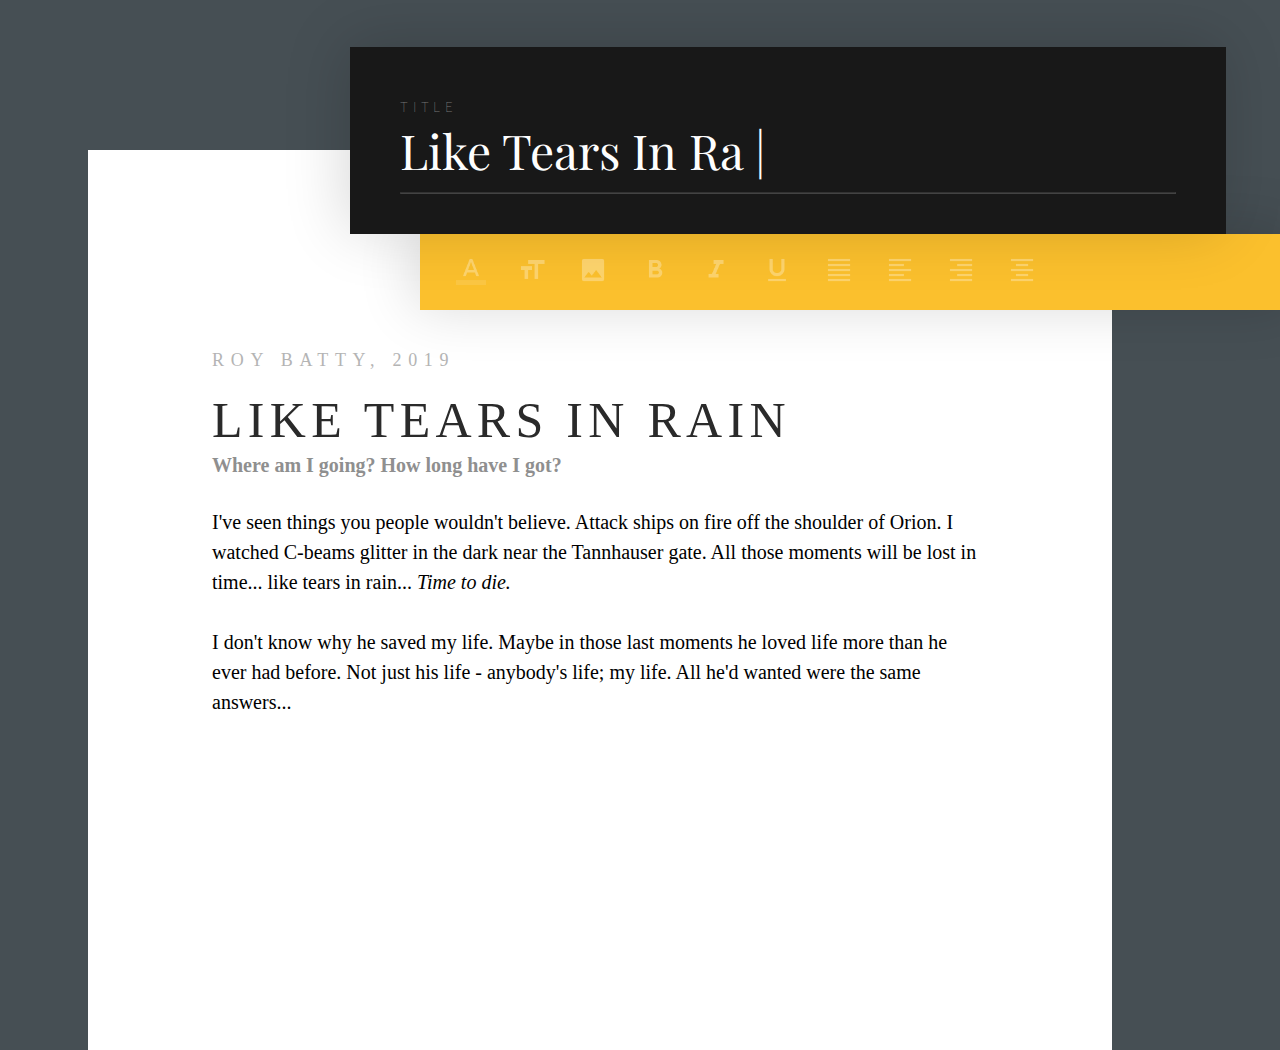
<file: like_tears.html>
<!DOCTYPE html>
<html lang="en">

<head>
    <meta charset="UTF-8">
    <meta http-equiv="X-UA-Compatible" content="IE=edge">
    <meta name="viewport" content="width=device-width, initial-scale=1.0">
    <link rel="stylesheet" href="./tears_style.css">
    <title>Beet-hw FONTS Part II</title>
</head>

<body class="page">
    <main class="document">
        <div class="document__header">
            <div class="title-wrapper">
                <div class="title-wrapper__small">title</div>
                <div class="title-wrapper__big">Like Tears In Ra |</div>
                <hr class="separator">
            </div>
            <div class="bar-wrapper">
                <ul class="bar-wrapper__items">
                    <li class="bar-wrapper__button"><img class="bar-wrapper__image" src="./images/1.png" alt="button">
                    </li>
                    <li class="bar-wrapper__button"><img class="bar-wrapper__image" src="./images/2.png" alt="button">
                    </li>
                    <li class="bar-wrapper__button"><img class="bar-wrapper__image" src="./images/3.png" alt="button">
                    </li>
                    <li class="bar-wrapper__button"><img class="bar-wrapper__image" src="./images/4.png" alt="button">
                    </li>
                    <li class="bar-wrapper__button"><img class="bar-wrapper__image" src="./images/5.png" alt="button">
                    </li>
                    <li class="bar-wrapper__button"><img class="bar-wrapper__image" src="./images/6.png" alt="button">
                    </li>
                    <li class="bar-wrapper__button"><img class="bar-wrapper__image" src="./images/7.png" alt="button">
                    </li>
                    <li class="bar-wrapper__button"><img class="bar-wrapper__image" src="./images/8.png" alt="button">
                    </li>
                    <li class="bar-wrapper__button"><img class="bar-wrapper__image" src="./images/9.png" alt="button">
                    </li>
                    <li class="bar-wrapper__button"><img class="bar-wrapper__image" src="./images/10.png" alt="button">
                    </li>

                </ul>
            </div>
        </div>

        <div class="document__text">
            <div class="document__small">Roy Batty, 2019</div>
            <h1 class="document__heading_1">Like Tears in Rain</h1>
            <h3 class="document__heading_3">Where am I going? How long have I got?</h3>
            <p class="document__text__main">I've seen things you people wouldn't believe. Attack ships on fire
                off the shoulder of Orion. I watched C-beams glitter in the dark near the Tannhauser gate. All
                those moments will be lost in time... like tears in rain... <em> Time to die. </em>
                <p />
                <p class="document__text__main">I don't know why he saved my life. Maybe in those last moments
                    he loved life more than he ever had before. Not just his life - anybody's life; my life. All
                    he'd wanted were the same answers...
                    <p />
        </div>

    </main>
</body>

</html>
</file>
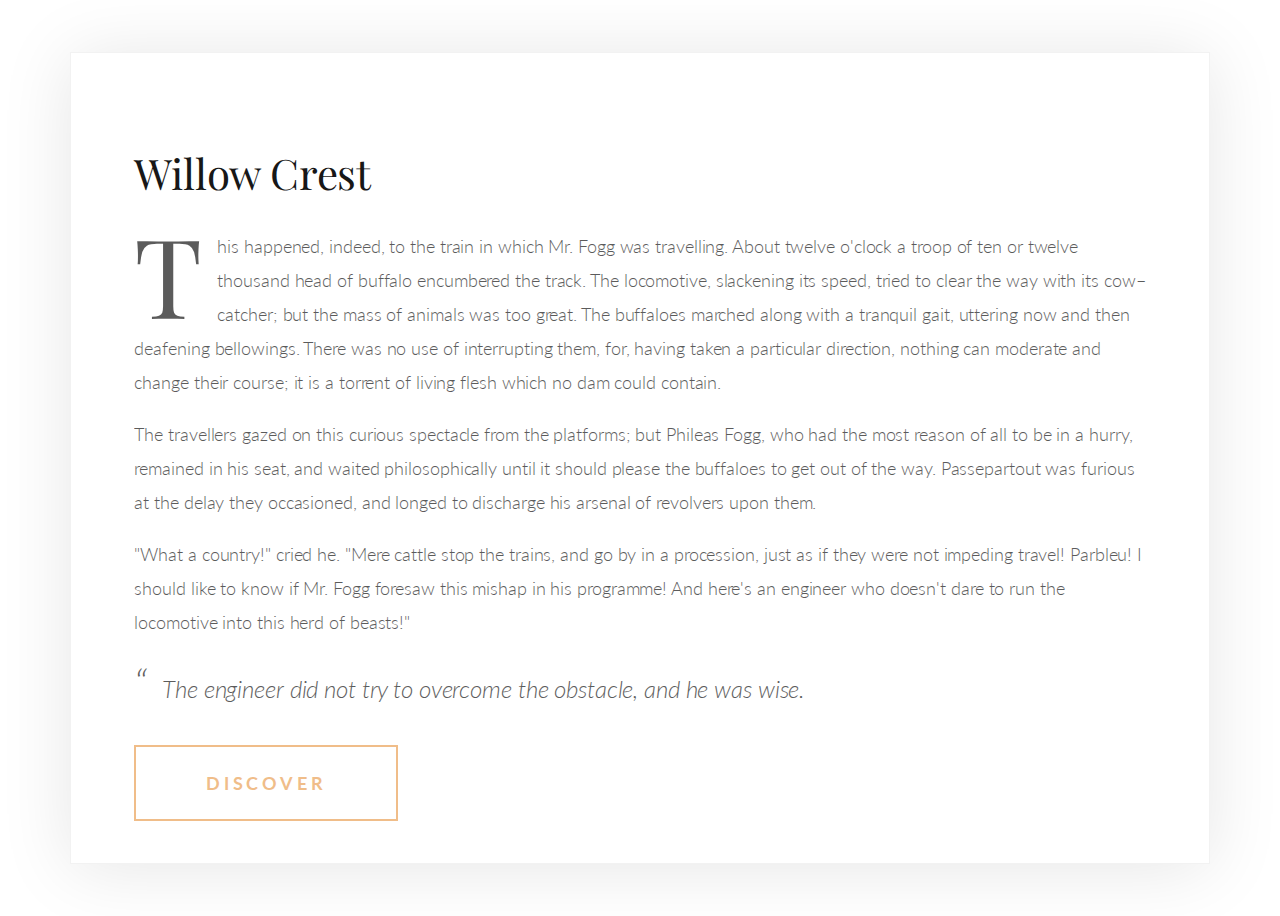
<file: willow_crest.html>
<!DOCTYPE html>
<html lang="en">

<head>
    <meta charset="UTF-8">
    <meta http-equiv="X-UA-Compatible" content="IE=edge">
    <meta name="viewport" content="width=device-width, initial-scale=1.0">
    <link rel="stylesheet" href="./style.css">
    <title>Beet-hw FONTS</title>
</head>

<body class="page">
    <section class="title-wrapper">
        <h1 class="title__heading">Willow Crest</h1>
        <div class="title__main">
            <p class="first__parahraph">
                <span class="first__letter">T</span>his happened, indeed, to the train in which Mr. Fogg was travelling.
                About twelve
                o'clock
                a troop of ten or twelve thousand head of buffalo encumbered the track. The locomotive, slackening its
                speed, tried to clear the way with its cow–catcher; but the mass of animals was too great. The buffaloes
                marched along with a tranquil gait, uttering now and then deafening
                bellowings. There was no use of interrupting them, for, having taken a particular direction, nothing can
                moderate and change their course; it is a torrent of living flesh which no dam could contain.
            </p>
            <p>
                The travellers gazed on this curious spectacle from the platforms; but Phileas Fogg, who had the most
                reason
                of all to be in a hurry, remained in his seat, and waited philosophically until it should please the
                buffaloes to get out of the way.
                Passepartout was furious at the delay they occasioned, and longed to discharge his arsenal of revolvers
                upon
                them.
            </p>
            <p>
                "What a country!" cried he. "Mere cattle stop the trains, and go by in a procession, just as if they
                were
                not impeding travel! Parbleu! I should like to know if Mr. Fogg foresaw this mishap in his programme!
                And
                here's an engineer who doesn't dare to run the locomotive into this herd of beasts!"
            </p>
            <blockquote class="title__quote">
                <span class="title__item">“</span> The engineer did not try to overcome the obstacle, and he was wise.
            </blockquote>
            <div />
            <a class="title__button" href="#">Discover</a>
    </section>
</body>

</html>
</file>
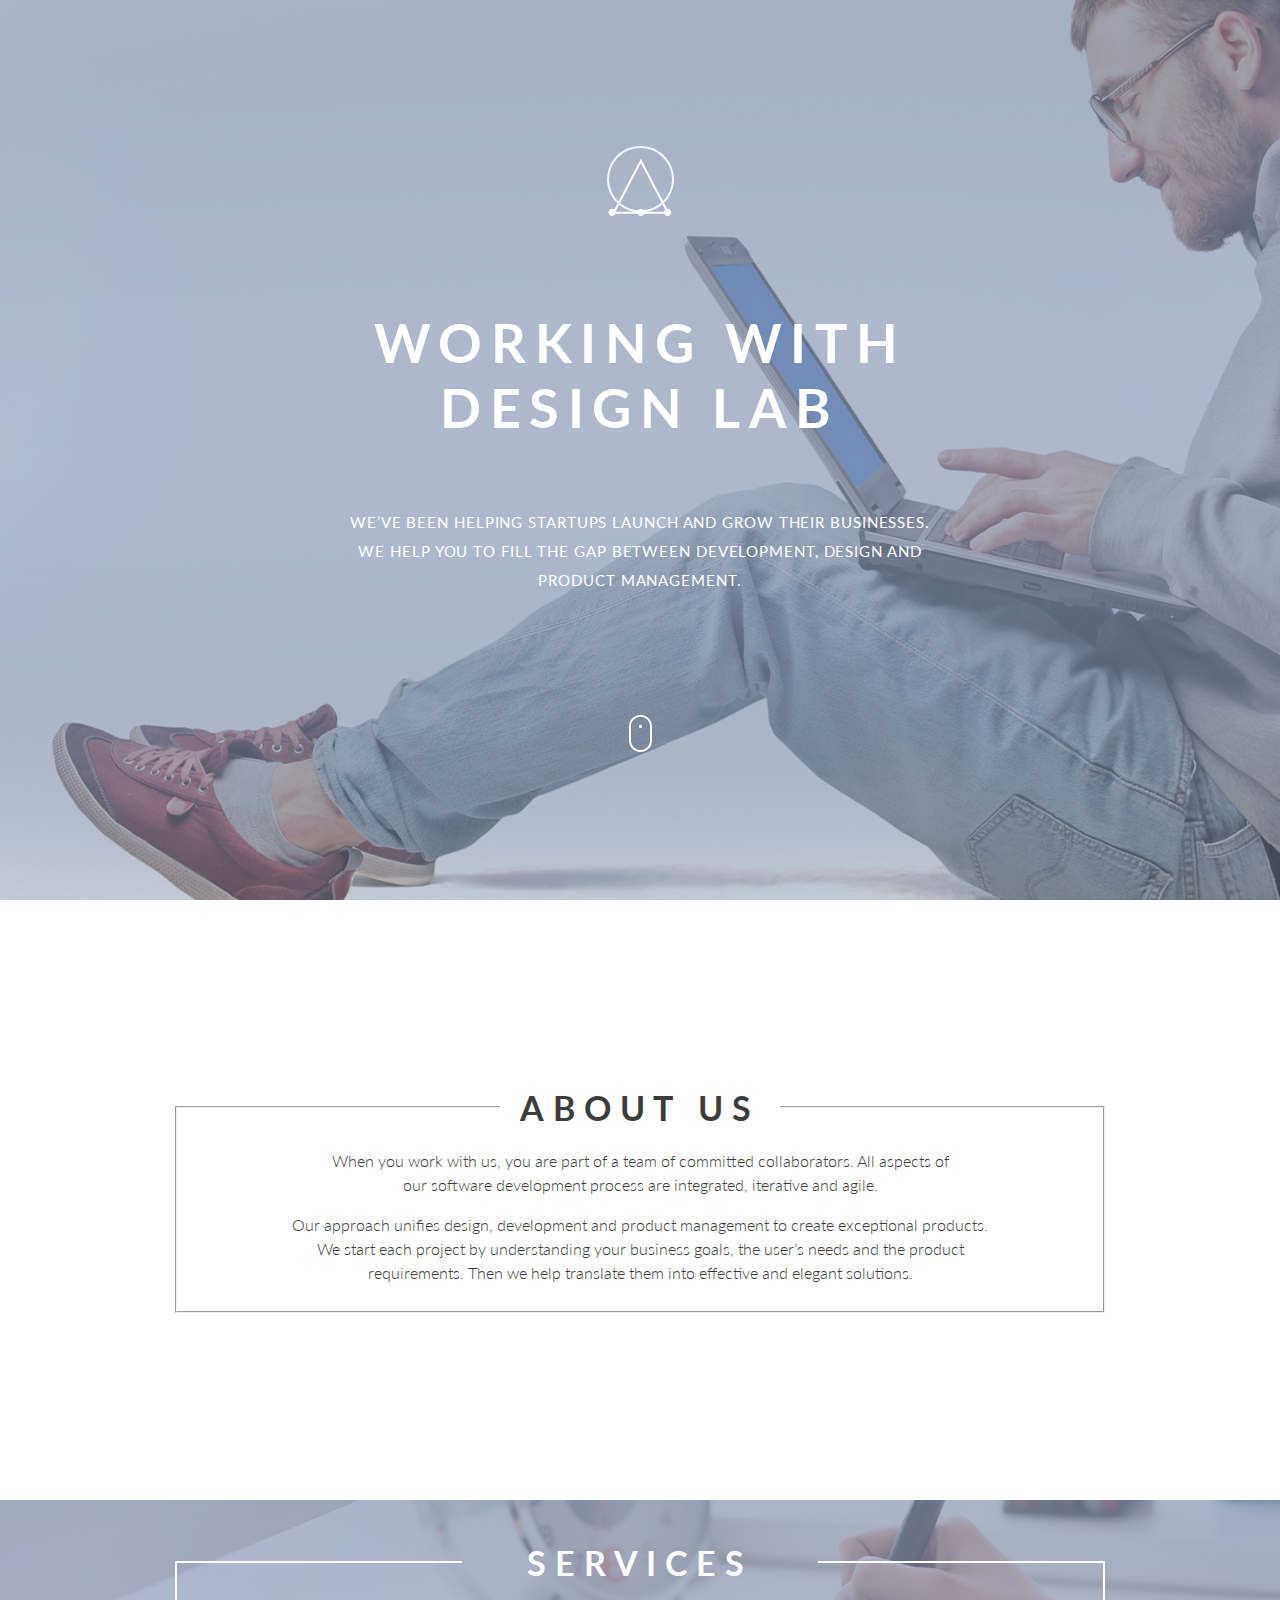
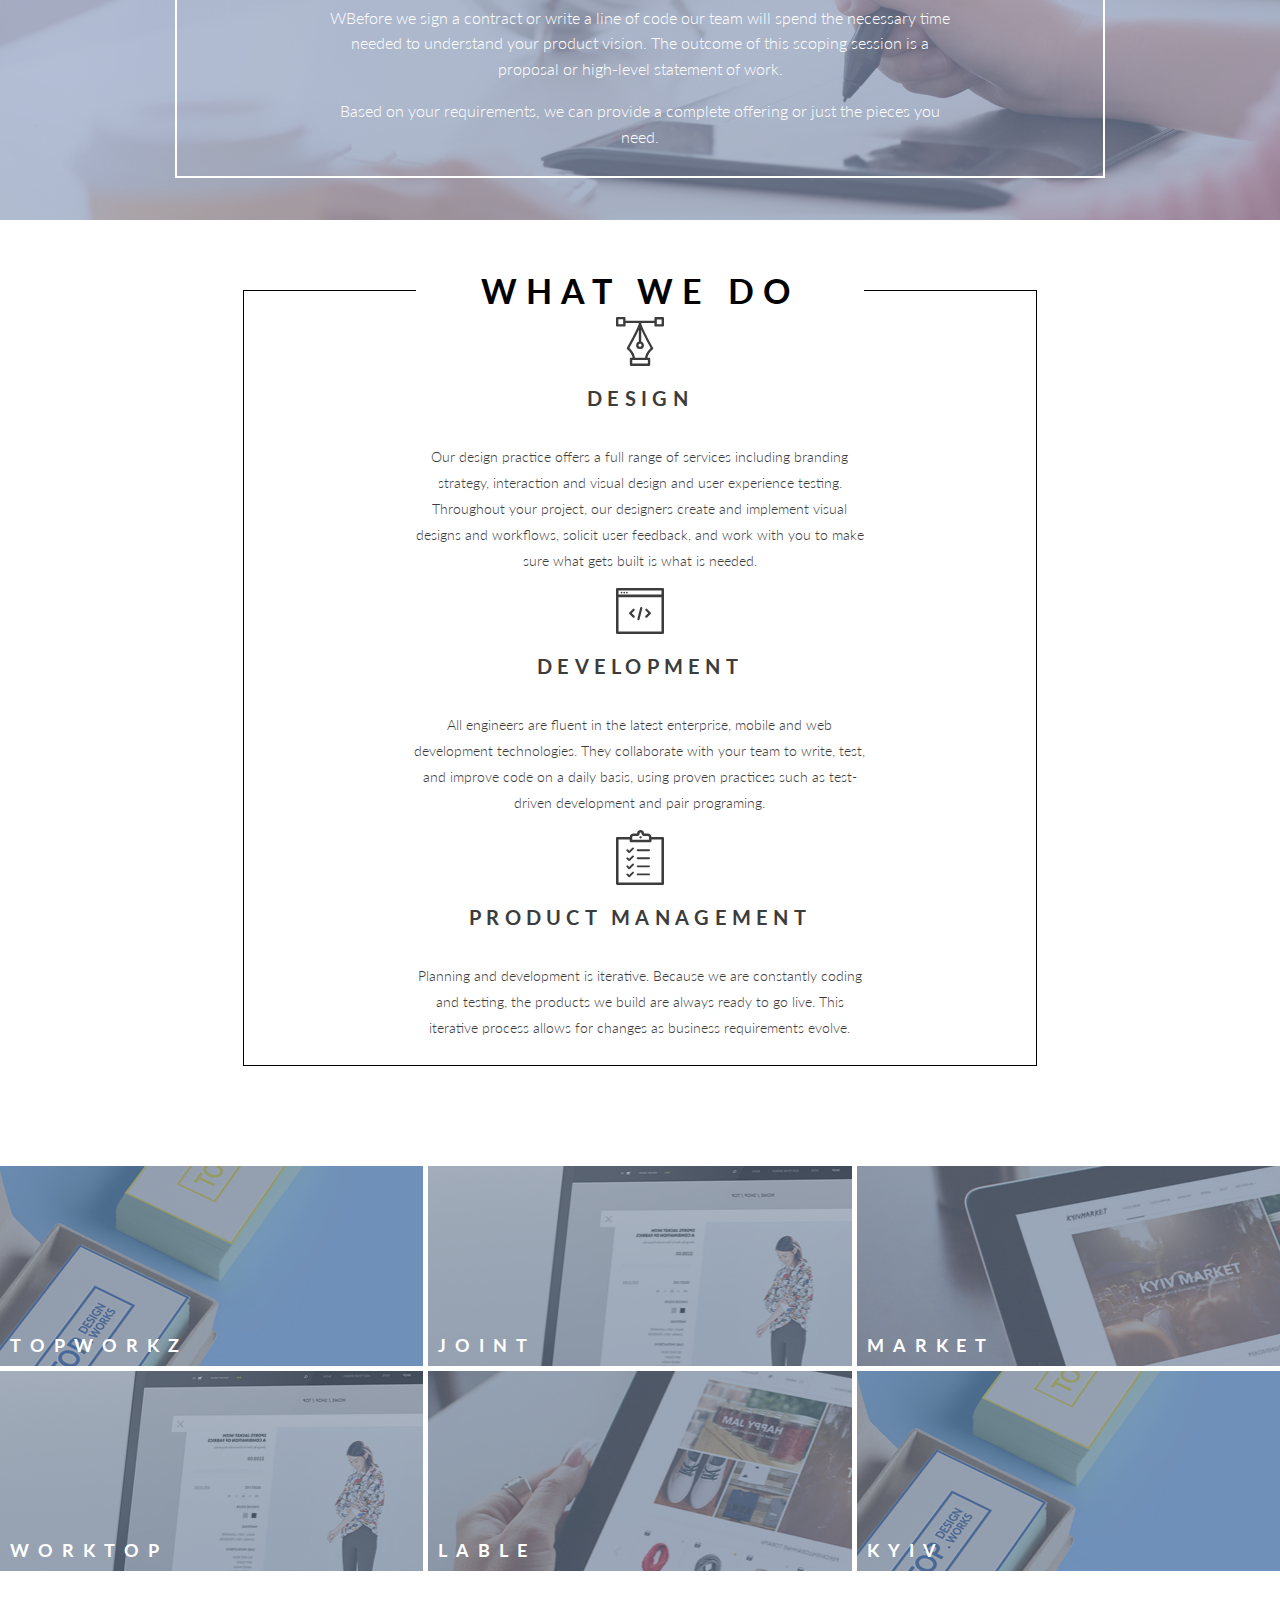
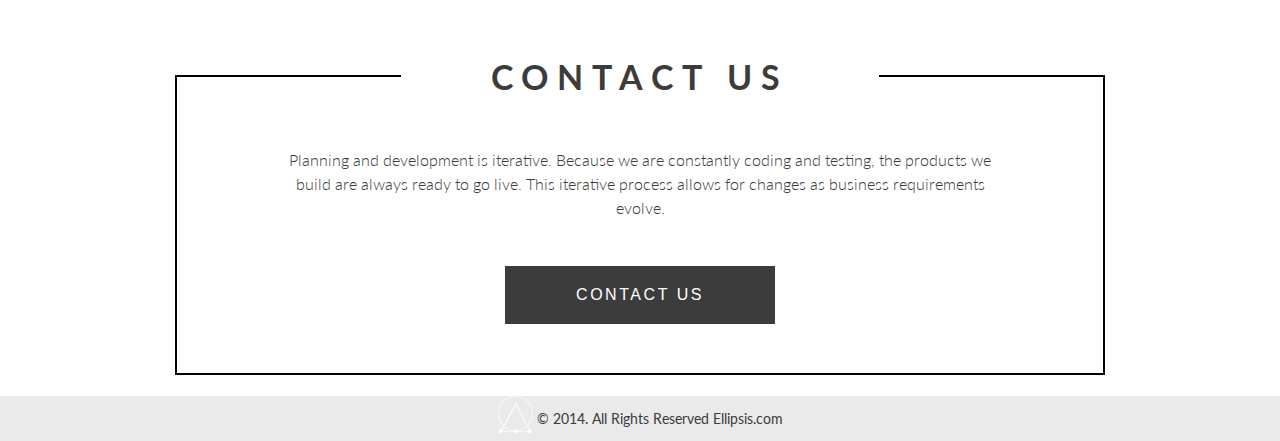
<file: hw-13-responsive/designlib.html>
<!DOCTYPE html>
<html lang="en">

<head>
    <meta charset="UTF-8">
    <meta http-equiv="X-UA-Compatible" content="IE=edge">
    <meta name="viewport" content="width=device-width, initial-scale=1.0">
    <link rel="stylesheet" href="./styles/design-lib.css">
    <title>Design lib homework</title>
</head>

<body class="page">
    <div class="header">
        <div class="header__wrapper">
            <div class="header__logo"></div>
            <h1 class="header__heading">working with design lab</h1>
            <p class="header__title">We’ve been helping startups launch and grow their businesses. We help you to fill
                the
                gap between development,
                design and product management.</p>
            <a href="#" class="header__scroll"><img class="scroll__svg" src="./images/scroll.svg.svg" alt="scroller">
            </a>
        </div>
    </div>
    <!-- section ABOUT US -->
    <section class="about-us">
        <fieldset class="about-us__wrapper">
            <legend class="about-us__header">About us </legend>
            <p class="about-us__title"> When you work with us, you are part of a team of committed collaborators.
                All aspects of our software development process are integrated, iterative and agile.
            </p>
            <p class="about-us__title title_narrow">
                Our approach unifies design, development and
                product management to create exceptional products.
                We start each project by understanding your business goals,
                the user’s needs and the product requirements.
                Then we help translate them into effective and elegant solutions.
            </p>
        </fieldset>
    </section>
    <!-- section Services -->
    <section class="services">
        <fieldset class="services__wrapper">
            <legend class="services__header">Services</legend>
            <p class="services__title"> WBefore we sign a contract or write a line of code our team will spend the
                necessary time needed to understand your product vision.
                The outcome of this scoping session is a proposal or high-level statement of work.
            </p>
            <p class="services__title title_narrow">
                Based on your requirements, we can provide a complete offering or just the pieces you need.
            </p>
        </fieldset>
    </section>
    <!-- Section What We Do -->
    <section class="what-we-do">
        <fieldset class="what-we-do__wrapper">
            <legend class="what-we-do__header">What we do</legend>
            <div class="what-we-do__item">
                <img class="what-we-do__logo" src="./images/Shape_2.svg" alt="design logo">
                <h3 class="what-we-do__logo-title">design</h3>
                <p class="what-we-do__title">
                    Our design practice offers a full range of services including branding strategy,
                    interaction and visual design and user experience testing.
                    Throughout your project, our designers create and implement visual designs and workflows, solicit
                    user feedback, and work with you to make sure what gets built is what is needed.

                </p>
            </div>
            <div class="what-we-do__item">
                <img class="what-we-do__logo" src="./images/Shape_3.svg" alt="design logo">
                <h3 class="what-we-do__logo-title">development</h3>
                <p class="what-we-do__title">
                    All engineers are fluent in the latest enterprise, mobile and web development technologies.
                    They collaborate with your team to write, test, and improve code on a daily basis, using proven
                    practices such as test-driven development and pair programing.
                </p>
            </div>
            <div class="what-we-do__item">
                <img class="what-we-do__logo" src="./images/Shape_4.svg" alt="design logo">
                <h3 class="what-we-do__logo-title">product management</h3>
                <p class="what-we-do__title">
                    Planning and development is iterative. Because we are constantly coding and testing, the products we
                    build are always ready to go live. This iterative process allows for changes as business
                    requirements evolve.
                </p>
            </div>
        </fieldset>
    </section>

    <!-- Our Works -->
    <section class="ourworks">
        <div class="ourworks__deck-one">
            <div class="ourworks__item deck-one__item-one">topworkz</div>
            <div class="ourworks__item deck-one__item-two">joint</div>
            <div class="ourworks__item deck-one__item-three">market</div>
        </div>
        <div class="ourworks__deck-two">
            <div class="ourworks__item deck-two__item-one">worktop</div>
            <div class="ourworks__item deck-two__item-two">lable</div>
            <div class="ourworks__item deck-two__item-three">kyiv</div>
        </div>
    </section>

    <!--Contact US  -->
    <section class="contact">
        <fieldset class="contact__wrapper">
            <legend class="contact__header">contact us</legend>
            <p class="contact__title"> Planning and development is iterative. Because we are constantly coding and
                testing, the products we build are always ready to go live. This iterative process allows for changes as
                business requirements evolve.
            </p>
            <button class="contact__button">contact us</button>
        </fieldset>
    </section>

    <footer class="footer">
        <div class="footer__logo"></div>
        <h3 class="footer__title">© 2014. All Rights Reserved Ellipsis.com</h3>
    </footer>

</body>

</html>
</file>
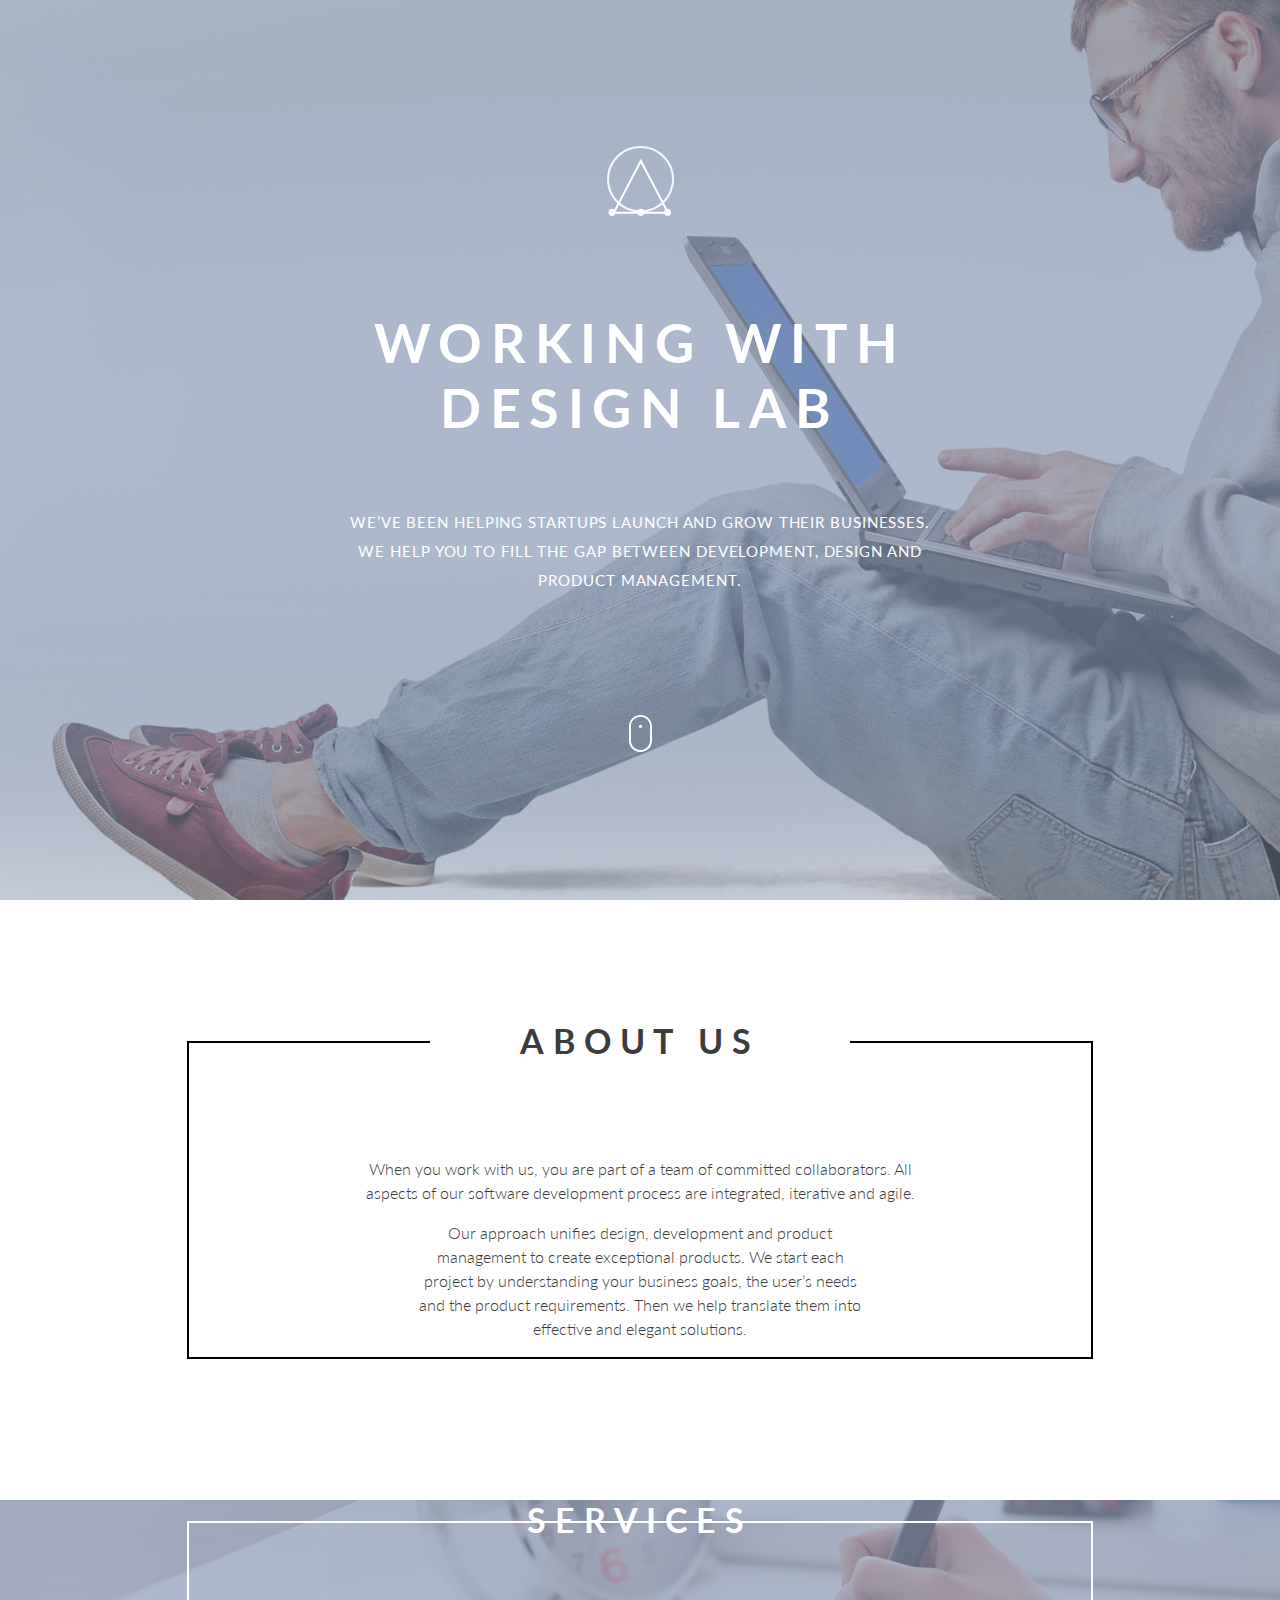
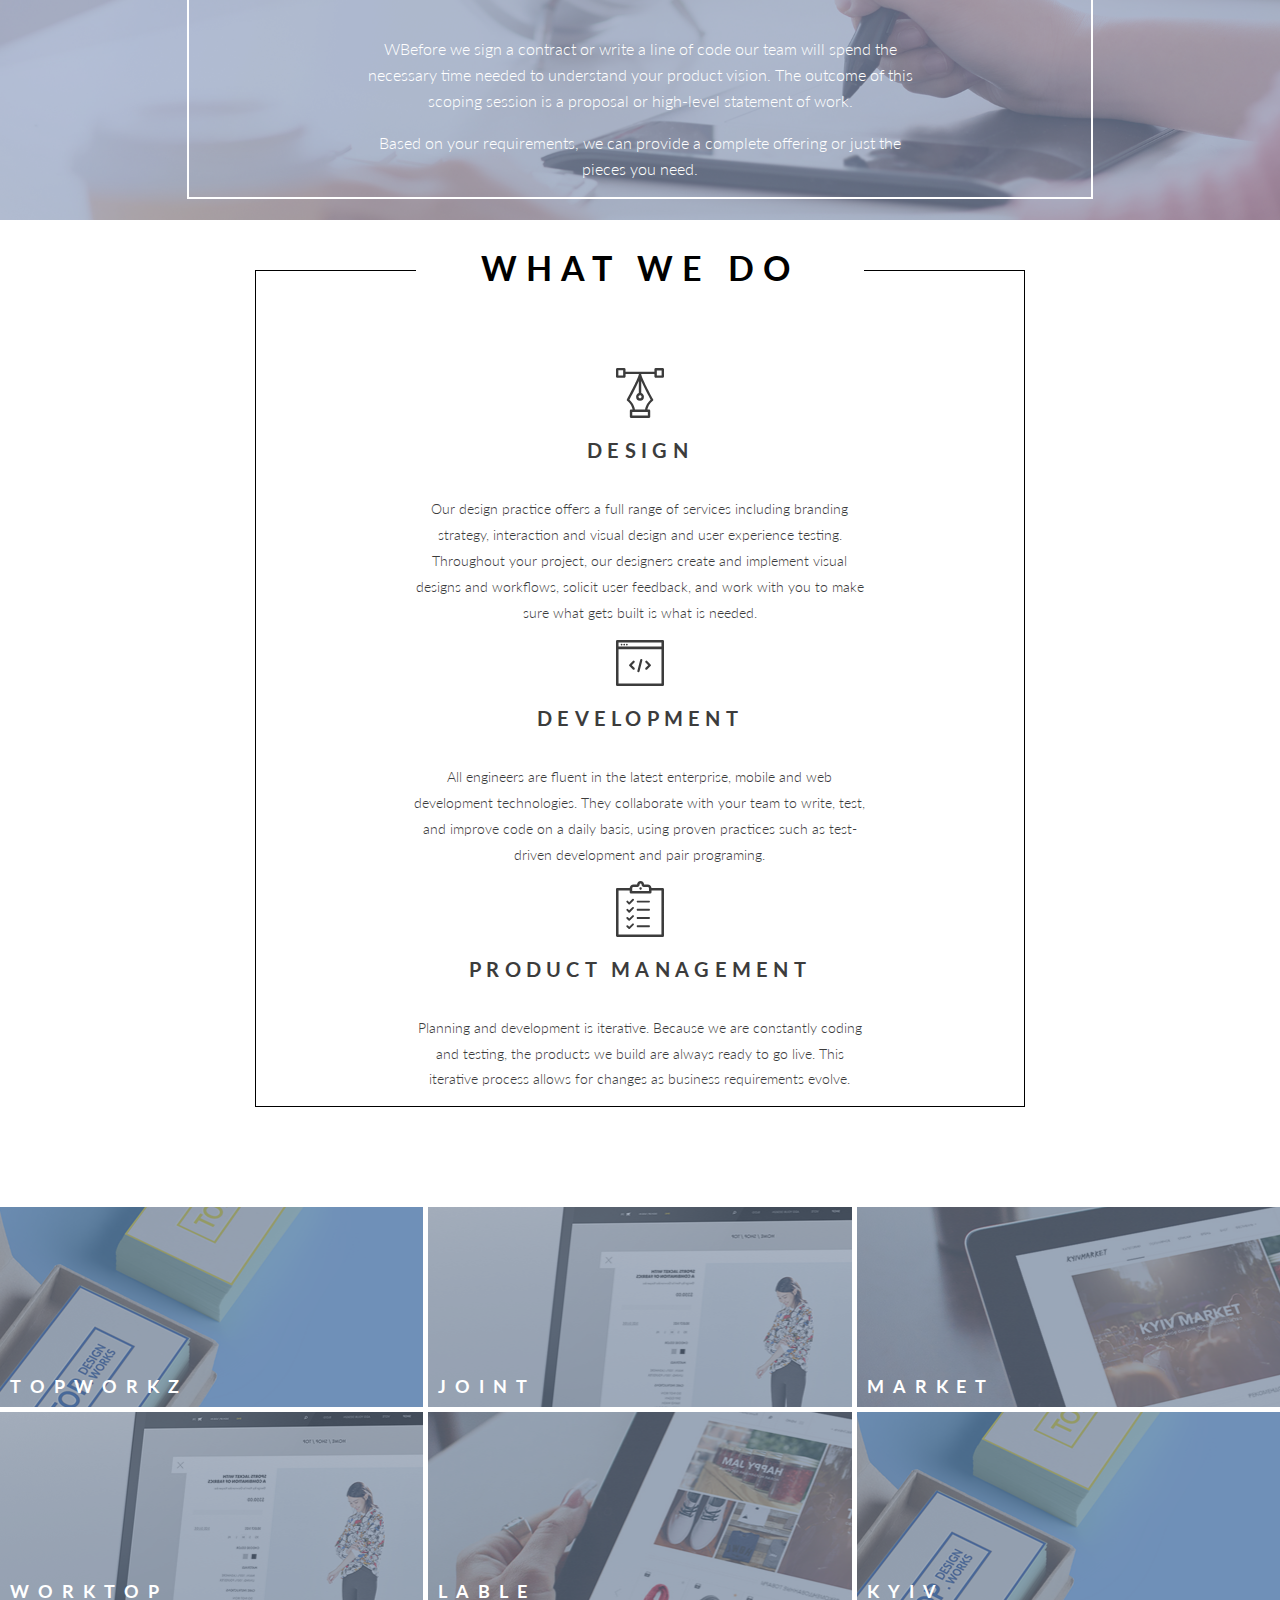
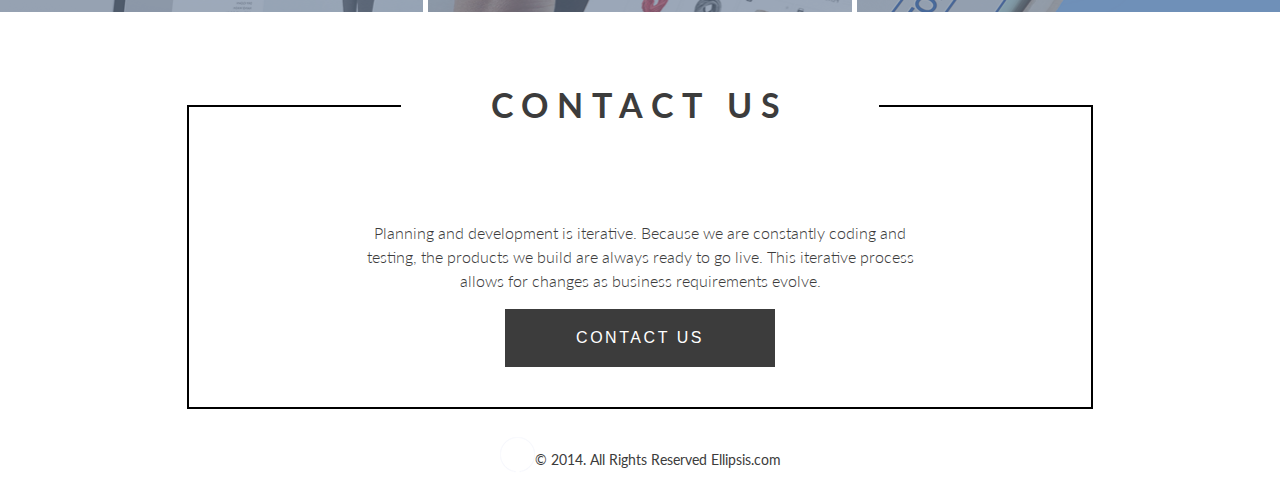
<file: hw-13-svg/designlib.html>
<!DOCTYPE html>
<html lang="en">

<head>
    <meta charset="UTF-8">
    <meta http-equiv="X-UA-Compatible" content="IE=edge">
    <meta name="viewport" content="width=device-width, initial-scale=1.0">
    <link rel="stylesheet" href="./styles/design-lib.css">
    <title>Design lib homework</title>
</head>

<body class="page">
    <div class="header">
        <div class="header__wrapper">
            <div class="header__logo"></div>
            <h1 class="header__heading">working with design lab</h1>
            <p class="header__title">We’ve been helping startups launch and grow their businesses. We help you to fill
                the
                gap between development,
                design and product management.</p>
            <a href="#" class="header__scroll"><img class="scroll__svg" src="./images/scroll.svg.svg" alt="scroller">
            </a>
        </div>
    </div>
    <!-- section ABOUT US -->
    <section class="about-us">
        <div class="about-us__wrapper">
            <h2 class="about-us__header">About us</h2>
            <p class="about-us__title"> When you work with us, you are part of a team of committed collaborators.
                All aspects of our software development process are integrated, iterative and agile.
            </p>
            <p class="about-us__title title_narrow">
                Our approach unifies design, development and
                product management to create exceptional products.
                We start each project by understanding your business goals,
                the user’s needs and the product requirements.
                Then we help translate them into effective and elegant solutions.
            </p>
        </div>
    </section>
    <!-- section Services -->
    <section class="services">
        <div class="services__wrapper">
            <h2 class="services__header">Services</h2>
            <p class="services__title"> WBefore we sign a contract or write a line of code our team will spend the
                necessary time needed to understand your product vision.
                The outcome of this scoping session is a proposal or high-level statement of work.
            </p>
            <p class="services__title title_narrow">
                Based on your requirements, we can provide a complete offering or just the pieces you need.
            </p>
        </div>
    </section>

    <!-- Section What We Do -->
    <section class="what-we-do">
        <div class="what-we-do__wrapper">
            <h2 class="what-we-do__header">What we do</h2>
            <div class="what-we-do__item">
                <img class="what-we-do__logo" src="./images/Shape_2.svg" alt="design logo">
                <h3 class="what-we-do__logo-title">design</h3>
                <p class="what-we-do__title">
                    Our design practice offers a full range of services including branding strategy,
                    interaction and visual design and user experience testing.
                    Throughout your project, our designers create and implement visual designs and workflows, solicit
                    user feedback, and work with you to make sure what gets built is what is needed.

                </p>
            </div>
            <div class="what-we-do__item">
                <img class="what-we-do__logo" src="./images/Shape_3.svg" alt="design logo">
                <h3 class="what-we-do__logo-title">development</h3>
                <p class="what-we-do__title">
                    All engineers are fluent in the latest enterprise, mobile and web development technologies.
                    They collaborate with your team to write, test, and improve code on a daily basis, using proven
                    practices such as test-driven development and pair programing.
                </p>
            </div>
            <div class="what-we-do__item">
                <img class="what-we-do__logo" src="./images/Shape_4.svg" alt="design logo">
                <h3 class="what-we-do__logo-title">product management</h3>
                <p class="what-we-do__title">
                    Planning and development is iterative. Because we are constantly coding and testing, the products we
                    build are always ready to go live. This iterative process allows for changes as business
                    requirements evolve.
                </p>
            </div>
        </div>
    </section>

    <!-- Our Works -->
    <section class="ourworks">
        <div class="ourworks__deck-one">
            <div class="ourworks__item deck-one__item-one">topworkz</div>
            <div class="ourworks__item deck-one__item-two">joint</div>
            <div class="ourworks__item deck-one__item-three">market</div>
        </div>
        <div class="ourworks__deck-two">
            <div class="ourworks__item deck-two__item-one">worktop</div>
            <div class="ourworks__item deck-two__item-two">lable</div>
            <div class="ourworks__item deck-two__item-three">kyiv</div>
        </div>
    </section>

    <!--Contact US  -->
    <section class="contact">
        <div class="contact__wrapper">
            <h2 class="contact__header">contact us</h2>
            <p class="contact__title"> Planning and development is iterative. Because we are constantly coding and
                testing, the products we build are always ready to go live. This iterative process allows for changes as
                business requirements evolve.
            </p>
            <button class="contact__button">contact us</button>
        </div>
    </section>

    <footer class="footer">
        <div class="footer__logo"></div>
        <h3 class="footer__title">© 2014. All Rights Reserved Ellipsis.com</h3>
    </footer>

</body>

</html>
</file>
<file: tears_style.css>
@import url('https://fonts.googleapis.com/css2?family=Playfair+Display&family=Source+Sans+Pro:ital,wght@0,200;0,400;1,400&display=swap');

font-face {
    font-family: 'font39f7167a435a9a518c5d794a6c83d472';

    src: url('https://nomail.com.ua/files/eot/39f7167a435a9a518c5d794a6c83d472.eot?#iefix') format('embedded-opentype'),
        url('https://nomail.com.ua/files/woff/39f7167a435a9a518c5d794a6c83d472.woff') format('woff'),
        url('https://nomail.com.ua/files/woff2/39f7167a435a9a518c5d794a6c83d472.woff2') format('woff2');
}

@font-face {
    font-family: 'font5dfc35f20430696b7213dad364c9efba';

    src: url('https://nomail.com.ua/files/eot/5dfc35f20430696b7213dad364c9efba.eot?#iefix') format('embedded-opentype'),
        url('https://nomail.com.ua/files/woff/5dfc35f20430696b7213dad364c9efba.woff') format('woff'),
        url('https://nomail.com.ua/files/woff2/5dfc35f20430696b7213dad364c9efba.woff2') format('woff2');
}

@font-face {
    font-family: 'Georgia-Italic';
    src: local('Georgia-Italic'), url('https://nomail.com.ua/files/woff/35ac14f8a045f0a3f8f171d6b32dd09f.woff') format('woff');
}

@font-face {
    font-family: 'fontbc4233e2e797e27e74fc7148b45c7f5a';

    src: url('https://nomail.com.ua/files/eot/bc4233e2e797e27e74fc7148b45c7f5a.eot?#iefix') format('embedded-opentype'),
        url('https://nomail.com.ua/files/woff/bc4233e2e797e27e74fc7148b45c7f5a.woff') format('woff'),
        url('https://nomail.com.ua/files/woff2/bc4233e2e797e27e74fc7148b45c7f5a.woff2') format('woff2');
}

* {
    box-sizing: border-box;
    margin: 0;
    padding: 0;
}

.page {
    width: 100vw;
    height: 100vh;
    max-width: 1200px;
    max-height: 900px;
    background-color: #464f54;


}

.document {
    position: relative;
    display: flex;
    flex-direction: column;
    align-items: center;
}

.document__header {
    position: absolute;
    top: 47px;
    left: 35%;
}

.title-wrapper {
    position: relative;
    right: 70px;
    width: 876px;
    height: 187px;
    box-shadow: -4px -4px 59px rgba(0, 0, 0, 0.16);
    background-color: #181818;
    padding: 50px;


}

.title-wrapper__small {
    color: #767676;
    font-size: 15px;
    font-weight: 100;
    text-transform: uppercase;
    letter-spacing: 4.8px;
    font-family: 'Source Sans Pro', sans-serif;
}

.title-wrapper__big {
    color: #fefefe;
    font-family: "Playfair Display";
    font-size: 48px;
    font-weight: 400;
    margin: 0;
    padding: 0;
}

.separator {
    margin-top: 10px;
    opacity: 0.2;
}

.bar-wrapper {
    width: 876px;
    background-color: #fbc02d;
    box-shadow: -4px -4px 59px rgba(0, 0, 0, 0.16);
}

.bar-wrapper__items {
    margin-left: 20px;
    width: 70%;
    height: 76px;
    display: flex;
    align-items: center;
    list-style-type: none;
    justify-content: space-around;

}

.bar-wrapper__button {}

.bar-wrapper__image {
    height: 30px;
    opacity: 0.3;
}

.bar-wrapper__image:hover {
    opacity: 1;
    cursor: pointer;
}

.document__text {
    background-color: #fff;
    width: 80vw;
    max-width: 1060px;
    height: 100vh;
    margin-top: 150px;
    padding: 200px 130px 0 124px;
}

.document__small {
    font-family: 'font39f7167a435a9a518c5d794a6c83d472';
    color: #b4b4b4;
    font-size: 18px;
    font-weight: 400;
    text-transform: uppercase;
    letter-spacing: 6.72px;

}

.document__heading_1 {
    font-family: 'font5dfc35f20430696b7213dad364c9efba';
    color: #2a2a2a;
    font-size: 50px;
    font-weight: 400;
    text-transform: uppercase;
    letter-spacing: 5.28px;
    margin: 20px 0 5px 0;

}

.document__heading_3 {
    font-family: 'Georgia-Italic';
    color: #8f8f8f;
    font-size: 20px;
}

.document__text__main {
    font-family: 'fontbc4233e2e797e27e74fc7148b45c7f5a';
    color: #000000;
    font-size: 20px;
    font-weight: 400;
    line-height: 30px;
    margin: 30px 0;
}
</file>
<file: style.css>
@import url('https://fonts.googleapis.com/css2?family=Lato:ital,wght@0,300;1,300&family=Playfair+Display&display=swap');

/* 

font-family: 'Playfair Display', serif; */



.page {
    display: flex;
    justify-content: center;
    align-items: center;
    height: 100vh;
}

.title-wrapper {

    width: 80%;
    height: fit-content;
    max-width: 1400px;
    max-height: 940px;
    box-shadow: 0 4px 68px rgba(0, 0, 0, 0.1);
    background-color: #ffffff;
    border: 1px solid rgba(0, 0, 0, 0.05);
    padding: 5%;
    margin: 40px;
}

.title__heading {
    color: #171717;
    font-family: "Playfair Display";
    font-size: 42px;
    font-weight: 400;
    letter-spacing: -0.21px;
}

.title__quote {
    font-family: 'Lato', sans-serif;
    font-size: 24px;
    font-style: italic;
    letter-spacing: -0.12px;
    line-height: 34px;
    margin-left: 0;
    margin-bottom: 60px;
}

.title__item {
    font-style: italic;
    letter-spacing: -0.09px;
    line-height: 40px;
    font-size: 40px;
    margin-right: 10px;
}


.title__main {

    opacity: 0.7;
    color: #171717;
    font-family: Lato;
    font-size: 18px;
    font-weight: 300;
    text-align: left;
    line-height: 34px;
    letter-spacing: -0.09px;
}

.first__parahraph .first__letter {
    float: left;
    color: #171717;
    font-family: "Playfair Display";
    font-size: 110px;
    font-weight: 400;
    text-align: left;
    text-transform: uppercase;
    line-height: 90px;
    margin-right: 15px;


}

.title__button {
    border: 2px solid #eaa258;
    color: #eaa258;
    font-family: Lato;
    font-size: 18px;
    font-weight: 700;
    text-align: center;
    text-transform: uppercase;
    letter-spacing: 3.6px;
    padding: 25px 70px;
    text-decoration: none;

}
</file>
<file: hw-13-responsive/styles/design-lib.css>
@import url('https://fonts.googleapis.com/css2?family=Lato:wght@300;400;700&display=swap');
.page {
    margin: 0;
    padding: 0;
    box-sizing: border-box;
    font-family: 'Lato', sans-serif;
}
.header {
    width: 100vw;
    height: 100vh;
    max-height: 1072px;
    background-image: url(../images/hero-bg.jpg.png);
    background-position: center;
    background-size: cover;
    display: flex;
    justify-content: center;
    align-items: center;
}
.header__wrapper {
    width: 50%;
    max-width: 595px;
    min-width: 595px;
    max-height: 672px;
    display: flex;
    flex-direction: column;
    align-items: center;
}
.header__logo {
    width: 67px;
    height: 70px;
    background-image: url(../images/logo.svg.svg);
}
.header__heading {
    color: #ffffff;
    font-size: 54px;
    font-weight: 700;
    text-align: center;
    text-transform: uppercase;
    letter-spacing: 8.62px;
    margin: 94px 0 53px 0;
}
.header__title {
    color: #ffffff;
    font-size: 15px;
    font-weight: 400;
    text-align: center;
    text-transform: uppercase;
    letter-spacing: 0.9px;
    line-height: 29px;
    /*need it here according design */
    margin-bottom: 120px;
}
/* ABOUT US */
.about-us {
    width: 100vw;
    height: 600px;
    display: flex;
    justify-content: center;
    align-items: center;
}
.about-us__wrapper {
    text-align: center;
    max-width: 902px;
    max-height: 326px;
}
.about-us__header {
    padding: 0 20px;
    background-color: #fff;
    color: #3c3c3c;
    font-size: 34px;
    font-weight: 700;
    text-transform: uppercase;
    letter-spacing: 8.95px;
}
.about-us__title {
    padding: 0 15%;
    color: #3c3c3c;
    font-size: 16px;
    font-weight: 300;
    line-height: 24px;
    /*need it here according design */
}
.title_narrow {
    padding: 0 10%;
}
/* Services section */
.services {
    width: 100vw;
    min-height: 320px;
    display: flex;
    justify-content: center;
    align-items: center;
    background-image: url(../images/services_bg.png);
    background-position: center;
    background-repeat: no-repeat;
    background-size: cover;
}
.services__wrapper {
    text-align: center;
    max-width: 902px;
    max-height: 326px;
    border: 2px solid rgb(255, 255, 255);
}
.services__header {
    padding: 0 65px;
    color: #ffffff;
    font-size: 34px;
    font-weight: 700;
    text-transform: uppercase;
    letter-spacing: 8.95px;
}
.services__title {
    color: #ffffff;
    font-size: 16px;
    font-weight: 300;
    line-height: 25.89px;
    text-align: center;
    padding: 0 15%;
}
/* Section What We Do */
.what-we-do {
    max-height: 1100px;
    display: flex;
    justify-content: center;
    align-items: center;
}
.what-we-do__wrapper {
    margin-top: 50px;
    display: flex;
    flex-direction: column;
    align-items: center;
    border: 1px solid black;
    width: 60%;
    max-width: 902px;
}
.what-we-do__header {
    text-align: center;
    padding: 0 65px;
    font-size: 34px;
    font-weight: 700;
    text-transform: uppercase;
    letter-spacing: 8.95px;
    background-color: #fff;
}
.what-we-do__item {
    display: flex;
    flex-direction: column;
    align-items: center;
}
.what-we-do__logo {
    width: 3rem;
}
.what-we-do__logo-title {
    color: #3c3c3c;
    font-size: 20px;
    font-weight: 700;
    text-transform: uppercase;
    letter-spacing: 5.26px;
}
.what-we-do__title {
    width: 60%;
    text-align: center;
    color: #3c3c3c;
    font-size: 14px;
    font-weight: 300;
    line-height: 25.89px;
    text-align: center;
}
/* Our works */
.ourworks {
    margin: 100px 0;
    height: 400px;
    width: 100vw;
}
.ourworks__deck-one {
    display: flex;
    height: 50%;
    margin-bottom: 5px;
}
.ourworks__item {
    width: 100%;
    display: flex;
    align-items: flex-end;
    padding: 0 0 10px 10px;
    text-transform: uppercase;
    color: #fff;
    font-size: 18px;
    font-weight: 700;
    letter-spacing: 8.95px;
}
.deck-one__item-one {
    background-image: url(../images/Layer_5_copy.png);
    margin-right: 5px;
}
.deck-one__item-two {
    background-image: url(../images/Layer_5_copy_4.png);
}
.deck-one__item-three {
    background-image: url(../images/layers\ \(3\).png);
    margin-left: 5px;
}
.ourworks__deck-two {
    display: flex;
    height: 50%;
}
.deck-two__item-one {
    background-image: url(../images/Layer_5_copy_4.png);
    margin-right: 5px;
}
.deck-two__item-two {
    background-image: url(../images/layer\ 4.png);
}
.deck-two__item-three {
    background-image: url(../images/Layer_5_copy.png);
    margin-left: 5px;
}
/* CONTACT US*/
.contact {
    height: 300px;
    display: flex;
    justify-content: center;
    align-items: center;
}
.contact__wrapper {
    height: 100%;
    text-align: center;
    max-width: 902px;
    max-height: 326px;
    border: 2px solid black;
    display: flex;
    flex-direction: column;
    justify-content: space-evenly;
    align-items: center;
}
.contact__header {
    background-color: #fff;
    padding: 0 90px;
    color: #3c3c3c;
    font-size: 34px;
    font-weight: 700;
    text-transform: uppercase;
    letter-spacing: 8.95px;
}
.contact__title {
    padding: 0 10%;
    color: #3c3c3c;
    font-size: 16px;
    font-weight: 300;
    line-height: 24px;
    /*need it here according design */
}
.contact__button {
    /* Style for "Message co" */
    width: 30%;
    height: 58px;
    border: 2px solid #3c3c3c;
    background-color: #3c3c3c;
    margin-bottom: 10px;
    color: #ffffff;
    font-size: 16px;
    font-weight: 400;
    text-transform: uppercase;
    letter-spacing: 2.54px;
}
/* FOOTER */
.footer {
    background-color: rgba(128, 128, 128, 0.166);
    margin-top: 30px;
    display: flex;
    justify-content: center;
}
.footer__logo {
    background-image: url(../images/Ellipse_1_copy_12.svg);
    background-repeat: no-repeat;
    width: 35px;
    height: 37px;
    color: black;
    padding: 2px;
}
.footer__title {
    color: #3c3c3c;
    font-size: 14px;
    font-weight: 400;
}
/* Responsive */
@media (max-width: 992px) {
    .header {
        background-position: right;
    }
    .services {
        align-items: center;
    }
    .services__wrapper {
        width: 100%;
    }
}
@media (max-width: 768px) {
    .what-we-do__wrapper {
        width: 100%;
    }
}
</file>
<file: hw-13-svg/styles/design-lib.css>
@import url('https://fonts.googleapis.com/css2?family=Lato:wght@300;400;700&display=swap');

.page {
    margin: 0;
    padding: 0;
    box-sizing: border-box;
    font-family: 'Lato', sans-serif;
}

.header {
    width: 100vw;
    height: 100vh;
    max-height: 1072px;
    background-image: url(../images/hero-bg.jpg.png);
    background-position: center;
    background-size: cover;
    display: flex;
    justify-content: center;
    align-items: center;
}

.header__wrapper {
    width: 50%;
    max-width: 595px;
    min-width: 595px;
    max-height: 672px;
    display: flex;
    flex-direction: column;
    align-items: center;
}

.header__logo {
    width: 67px;
    height: 70px;
    background-image: url(../images/logo.svg.svg);
}

.header__heading {
    color: #ffffff;
    font-size: 54px;
    font-weight: 700;
    text-align: center;
    text-transform: uppercase;
    letter-spacing: 8.62px;
    margin: 94px 0 53px 0;
}

.header__title {
    color: #ffffff;
    font-size: 15px;
    font-weight: 400;
    text-align: center;
    text-transform: uppercase;
    letter-spacing: 0.9px;
    line-height: 29px;
    /*need it here according design */
    margin-bottom: 120px;
}

/* ABOUT US */

.about-us {
    width: 100vw;
    height: 600px;
    display: flex;
    justify-content: center;
    align-items: center;
}

.about-us__wrapper {
    text-align: center;
    max-width: 902px;
    max-height: 326px;
    border: 2px solid black;
}

.about-us__header {
    background-color: #fff;
    position: relative;
    display: inline-block;
    bottom: 52px;
    padding: 0 90px;
    color: #3c3c3c;
    font-size: 34px;
    font-weight: 700;
    text-transform: uppercase;
    letter-spacing: 8.95px;
}

.about-us__title {
    padding: 0 170px;
    color: #3c3c3c;
    font-size: 16px;
    font-weight: 300;
    line-height: 24px;
    /*need it here according design */
}

.title_narrow {
    padding: 0 230px;
}

/* Services section */

.services {
    width: 100vw;
    min-height: 320px;
    min-width: 960px;
    display: flex;
    justify-content: center;
    align-items: center;
    background-image: url(../images/services_bg.png);
    background-position: center;
    background-repeat: no-repeat;
    background-size: cover;
}

.services__wrapper {
    text-align: center;
    max-width: 902px;
    max-height: 326px;
    border: 2px solid rgb(255, 255, 255);
}

.services__header {
    position: relative;
    display: inline-block;
    bottom: 52px;
    padding: 0 65px;
    color: #ffffff;
    font-size: 34px;
    font-weight: 700;
    text-transform: uppercase;
    letter-spacing: 8.95px;
}


.services__title {
    color: #ffffff;
    font-size: 16px;
    font-weight: 300;
    line-height: 25.89px;
    text-align: center;
    padding: 0 170px;
}

/* Section What We Do */

.what-we-do {
    max-height: 1100px;
    display: flex;
    justify-content: center;
    align-items: center;
}

.what-we-do__wrapper {
    margin-top: 50px;
    display: flex;
    flex-direction: column;
    align-items: center;
    border: 1px solid black;
    width: 60%;
}

.what-we-do__header {
    position: relative;
    display: inline-block;
    bottom: 52px;
    padding: 0 65px;
    font-size: 34px;
    font-weight: 700;
    text-transform: uppercase;
    letter-spacing: 8.95px;
    background-color: #fff;
}

.what-we-do__item {
    display: flex;
    flex-direction: column;
    align-items: center;
}

.what-we-do__logo {
    width: 3rem;
}

.what-we-do__logo-title {
    color: #3c3c3c;
    font-size: 20px;
    font-weight: 700;
    text-transform: uppercase;
    letter-spacing: 5.26px;
}

.what-we-do__title {
    width: 60%;
    text-align: center;
    color: #3c3c3c;
    font-size: 14px;
    font-weight: 300;
    line-height: 25.89px;
    text-align: center;
}

/* Our works */

.ourworks {
    margin: 100px 0;
    height: 400px;
    width: 100vw;
}

.ourworks__deck-one {
    display: flex;
    height: 50%;
    margin-bottom: 5px;
}

.ourworks__item {
    width: 100%;
    display: flex;
    align-items: flex-end;
    padding: 0 0 10px 10px;
    text-transform: uppercase;
    color: #fff;
    font-size: 18px;
    font-weight: 700;
    letter-spacing: 8.95px;
}

.deck-one__item-one {
    background-image: url(../images/Layer_5_copy.png);
    margin-right: 5px;
}

.deck-one__item-two {
    background-image: url(../images/Layer_5_copy_4.png);
}

.deck-one__item-three {
    background-image: url(../images/layers\ \(3\).png);
    margin-left: 5px;
}

.ourworks__deck-two {
    display: flex;
    height: 50%;
}

.deck-two__item-one {
    background-image: url(../images/Layer_5_copy_4.png);
    margin-right: 5px;
}

.deck-two__item-two {
    background-image: url(../images/layer\ 4.png);
}

.deck-two__item-three {
    background-image: url(../images/Layer_5_copy.png);
    margin-left: 5px;
}

/* CONTACT US*/

.contact {
    height: 300px;
    display: flex;
    justify-content: center;
    align-items: center;
}

.contact__wrapper {
    height: 100%;
    text-align: center;
    max-width: 902px;
    max-height: 326px;
    border: 2px solid black;
}

.contact__header {
    background-color: #fff;
    position: relative;
    display: inline-block;
    bottom: 52px;
    padding: 0 90px;
    color: #3c3c3c;
    font-size: 34px;
    font-weight: 700;
    text-transform: uppercase;
    letter-spacing: 8.95px;
}

.contact__title {
    padding: 0 170px;
    color: #3c3c3c;
    font-size: 16px;
    font-weight: 300;
    line-height: 24px;
    /*need it here according design */
}

.contact__button {
    /* Style for "Message co" */
    width: 30%;
    height: 58px;
    border: 2px solid #3c3c3c;
    background-color: #3c3c3c;
    margin-bottom: 10px;
    color: #ffffff;
    font-size: 16px;
    font-weight: 400;
    text-transform: uppercase;
    letter-spacing: 2.54px;
}

/* FOOTER */

.footer {
    margin-top: 30px;
    display: flex;
    justify-content: center;
}

.footer__logo {
    background-image: url(../images/Ellipse_1_copy_12.svg);
    width: 35px;
    height: 37px;
    color: black;
}

.footer__title {
    color: #3c3c3c;
    font-size: 14px;
    font-weight: 400;
}
</file>
